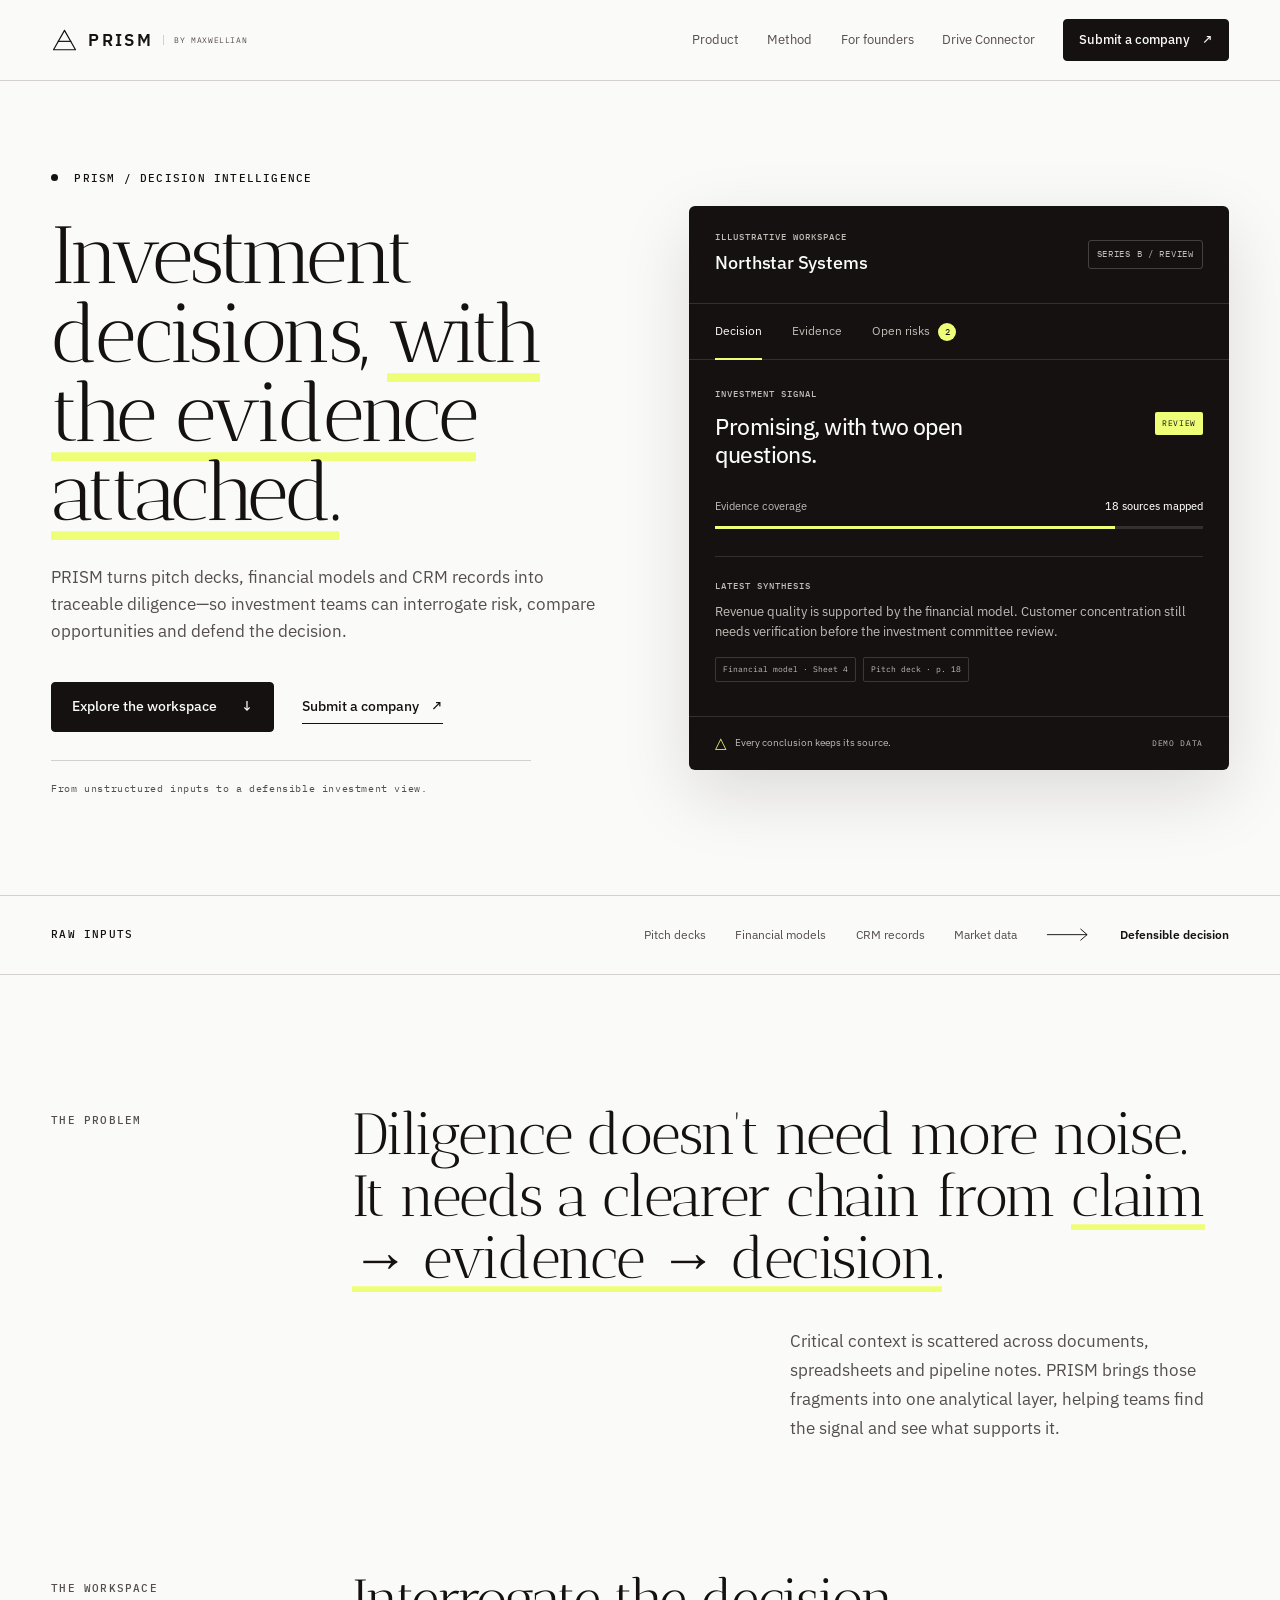
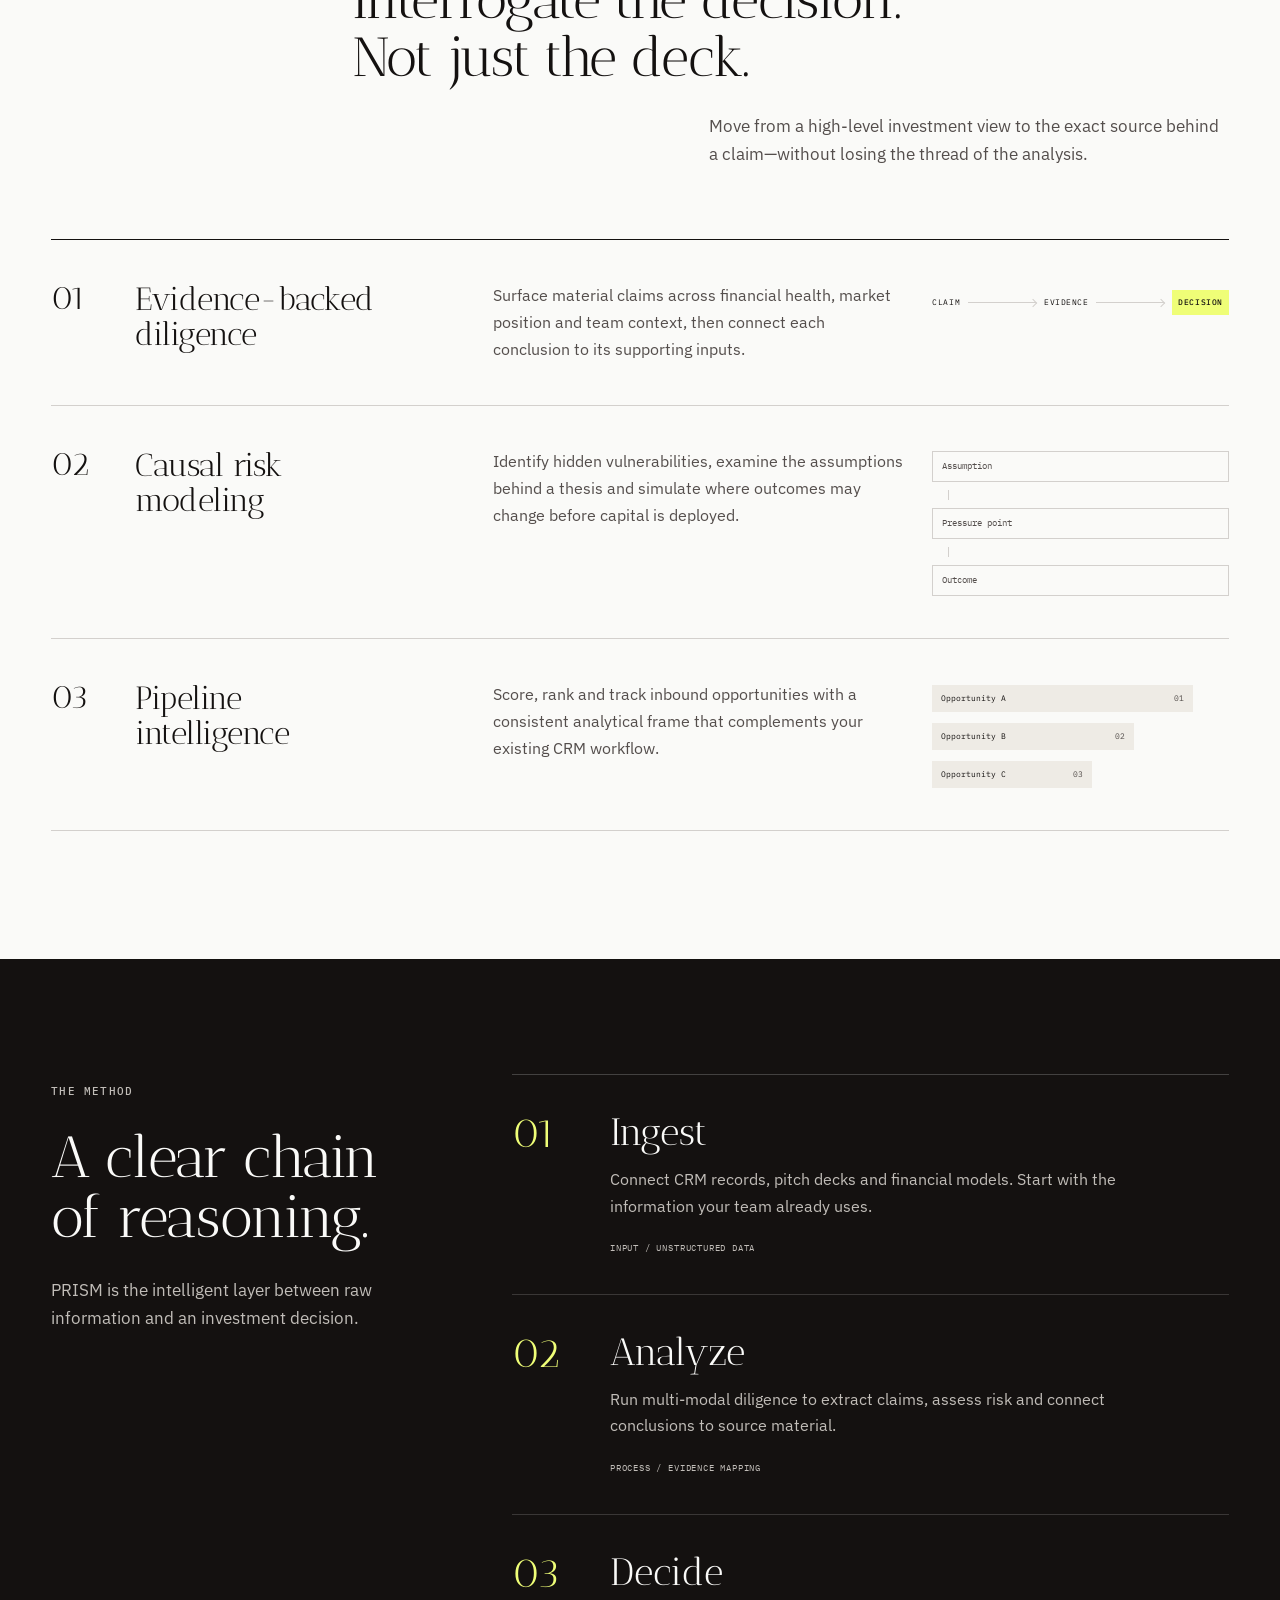
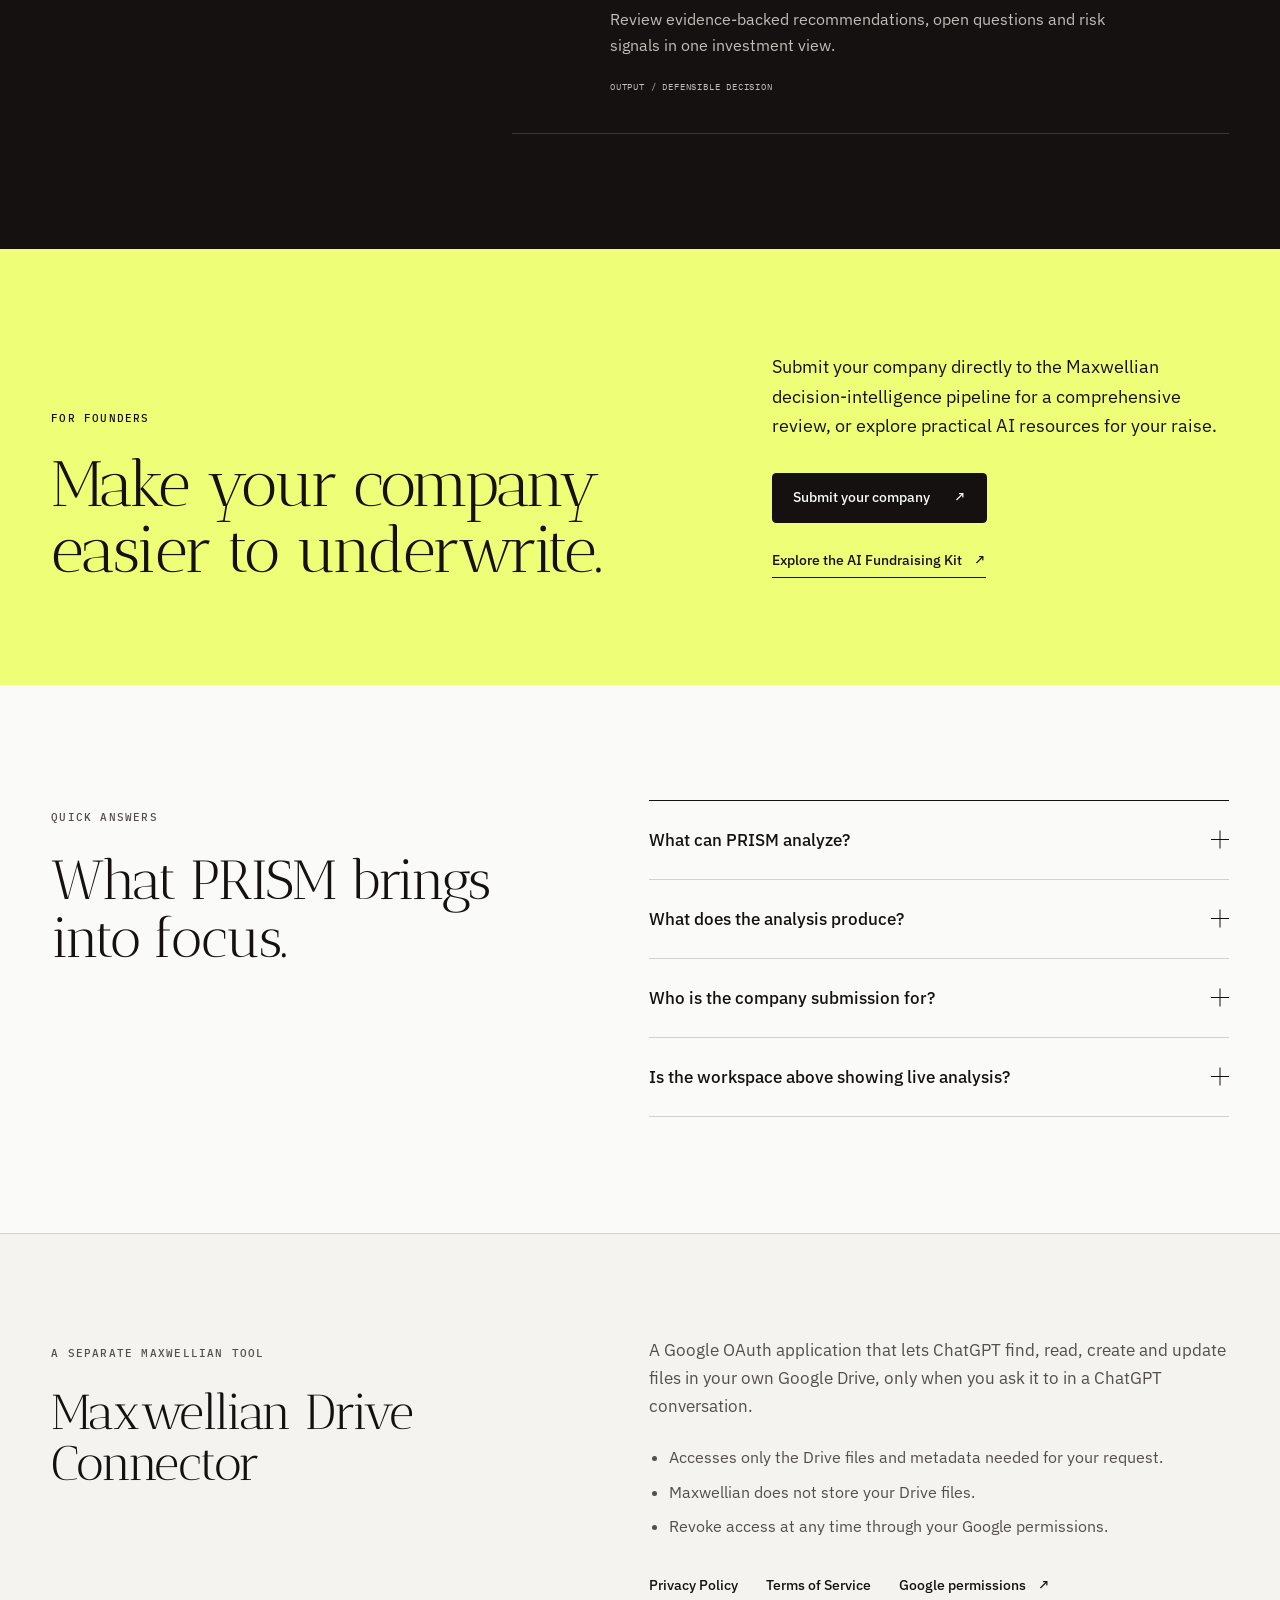
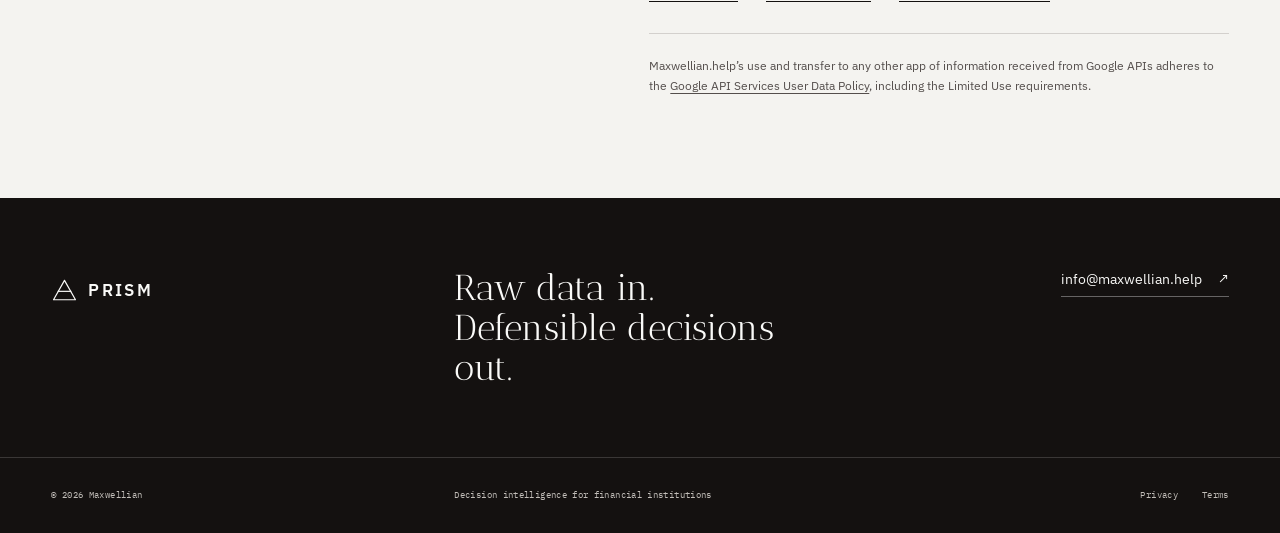
<file: index.html>
<!doctype html>
<html lang="en">
<head>
  <meta charset="utf-8">
  <meta name="viewport" content="width=device-width, initial-scale=1">
  <title>PRISM by Maxwellian | Evidence-Led Investment Intelligence</title>
  <meta name="description" content="PRISM turns pitch decks, financial models and CRM records into traceable diligence, risk analysis and investment intelligence.">
  <meta name="theme-color" content="#fafafa">
  <meta name="color-scheme" content="light">
  <link rel="canonical" href="https://maxwellian.help/">
  <link rel="icon" href="favicon.svg" type="image/svg+xml">
  <link rel="preconnect" href="https://fonts.googleapis.com">
  <link rel="preconnect" href="https://fonts.gstatic.com" crossorigin>
  <link href="https://fonts.googleapis.com/css2?family=Antic+Didone&family=IBM+Plex+Mono:wght@400;500&family=IBM+Plex+Sans:wght@400;450;500;600&display=swap" rel="stylesheet">
  <link rel="stylesheet" href="styles.css">
  <meta property="og:type" content="website">
  <meta property="og:site_name" content="PRISM by Maxwellian">
  <meta property="og:title" content="Investment decisions, with the evidence attached.">
  <meta property="og:description" content="Traceable diligence, risk analysis and pipeline intelligence for modern investment teams.">
  <meta property="og:url" content="https://maxwellian.help/">
  <meta property="og:image" content="https://maxwellian.help/og-image.png">
  <meta property="og:image:width" content="1200">
  <meta property="og:image:height" content="630">
  <meta name="twitter:card" content="summary_large_image">
  <meta name="twitter:title" content="PRISM by Maxwellian">
  <meta name="twitter:description" content="Investment decisions, with the evidence attached.">
  <meta name="twitter:image" content="https://maxwellian.help/og-image.png">
  <script type="application/ld+json">
  {"@context":"https://schema.org","@graph":[{"@type":"Organization","name":"Maxwellian","url":"https://maxwellian.help/","email":"info@maxwellian.help","brand":{"@type":"Brand","name":"PRISM"}},{"@type":"WebSite","name":"PRISM by Maxwellian","url":"https://maxwellian.help/","description":"Evidence-led decision intelligence for investment teams."}]}
  </script>
</head>
<body>
  <a class="skip-link" href="#main">Skip to content</a>
  <header class="site-header" data-header>
    <div class="shell header-inner">
      <a class="brand" href="#top" aria-label="PRISM home">
        <svg class="brand-mark" viewBox="0 0 32 32" aria-hidden="true"><path d="M16 4 29 27H3Z"/><path d="M8 17h16"/></svg>
        <span>PRISM</span><small>BY MAXWELLIAN</small>
      </a>
      <button class="nav-toggle" type="button" aria-expanded="false" aria-controls="site-nav" aria-label="Open navigation" data-nav-toggle>
        <span></span><span></span>
      </button>
      <nav class="site-nav" id="site-nav" aria-label="Primary navigation" data-nav>
        <a href="#product">Product</a>
        <a href="#method">Method</a>
        <a href="#founders">For founders</a>
        <a href="#drive-connector">Drive Connector</a>
        <a class="button button-small" href="https://maxwellian.decilehub.com/submit_your_company" target="_blank" rel="noopener noreferrer">Submit a company <span aria-hidden="true">↗</span></a>
      </nav>
    </div>
  </header>

  <main id="main">
    <section class="hero" id="top" aria-labelledby="hero-title">
      <div class="shell hero-grid">
        <div class="hero-copy">
          <p class="eyebrow"><span class="status-dot"></span> PRISM / DECISION INTELLIGENCE</p>
          <h1 id="hero-title">Investment decisions, <span>with the evidence attached.</span></h1>
          <p class="hero-lead">PRISM turns pitch decks, financial models and CRM records into traceable diligence—so investment teams can interrogate risk, compare opportunities and defend the decision.</p>
          <div class="hero-actions">
            <a class="button" href="#product">Explore the workspace <span aria-hidden="true">↓</span></a>
            <a class="text-link" href="https://maxwellian.decilehub.com/submit_your_company" target="_blank" rel="noopener noreferrer">Submit a company <span aria-hidden="true">↗</span></a>
          </div>
          <p class="hero-note">From unstructured inputs to a defensible investment view.</p>
        </div>

        <div class="workspace" aria-label="Interactive illustrative PRISM workspace">
          <div class="workspace-topbar">
            <div><span class="workspace-kicker">ILLUSTRATIVE WORKSPACE</span><strong>Northstar Systems</strong></div>
            <span class="workspace-stage">SERIES B / REVIEW</span>
          </div>
          <div class="workspace-tabs" role="tablist" aria-label="Workspace views">
            <button type="button" role="tab" id="tab-decision" aria-controls="panel-decision" aria-selected="true" tabindex="0" data-tab="decision">Decision</button>
            <button type="button" role="tab" id="tab-evidence" aria-controls="panel-evidence" aria-selected="false" tabindex="-1" data-tab="evidence">Evidence</button>
            <button type="button" role="tab" id="tab-risks" aria-controls="panel-risks" aria-selected="false" tabindex="-1" data-tab="risks">Open risks <span>2</span></button>
          </div>
          <div class="workspace-body">
            <section class="workspace-panel" role="tabpanel" id="panel-decision" aria-labelledby="tab-decision" data-panel="decision">
              <p class="panel-label">INVESTMENT SIGNAL</p>
              <div class="signal-row"><h2>Promising, with two open questions.</h2><span class="signal-badge">REVIEW</span></div>
              <div class="coverage"><div><span>Evidence coverage</span><strong>18 sources mapped</strong></div><div class="coverage-track" aria-hidden="true"><span></span></div></div>
              <div class="synthesis">
                <p class="panel-label">LATEST SYNTHESIS</p>
                <p>Revenue quality is supported by the financial model. Customer concentration still needs verification before the investment committee review.</p>
                <div class="source-tags"><span>Financial model · Sheet 4</span><span>Pitch deck · p. 18</span></div>
              </div>
            </section>
            <section class="workspace-panel" role="tabpanel" id="panel-evidence" aria-labelledby="tab-evidence" data-panel="evidence" hidden>
              <p class="panel-label">TRACEABLE CLAIMS</p>
              <div class="evidence-list">
                <article><span class="evidence-index">01</span><div><h2>Revenue growth is supported.</h2><p>Model outputs and management presentation tell a consistent story.</p><span class="source-line">Financial model · Sheet 4</span></div><span class="evidence-state">MAPPED</span></article>
                <article><span class="evidence-index">02</span><div><h2>Retention claim needs context.</h2><p>The deck reports retention without a cohort definition.</p><span class="source-line">Pitch deck · p. 12</span></div><span class="evidence-state review">CHECK</span></article>
                <article><span class="evidence-index">03</span><div><h2>Pipeline stage is inconsistent.</h2><p>Two CRM opportunities use different qualification criteria.</p><span class="source-line">CRM export · 3 records</span></div><span class="evidence-state review">CHECK</span></article>
              </div>
            </section>
            <section class="workspace-panel" role="tabpanel" id="panel-risks" aria-labelledby="tab-risks" data-panel="risks" hidden>
              <p class="panel-label">OPEN QUESTIONS</p>
              <div class="risk-list">
                <article><div class="risk-heading"><h2>Customer concentration</h2><span class="risk-level">HIGH</span></div><p>Verify revenue exposure and renewal terms for the three largest accounts.</p><div class="risk-meta"><span>Owner / Diligence</span><span>2 sources</span></div></article>
                <article><div class="risk-heading"><h2>Margin sensitivity</h2><span class="risk-level medium">MEDIUM</span></div><p>Test gross-margin assumptions against changes in infrastructure cost.</p><div class="risk-meta"><span>Owner / Finance</span><span>1 model</span></div></article>
              </div>
            </section>
          </div>
          <div class="workspace-footer"><span class="mini-prism" aria-hidden="true">△</span> Every conclusion keeps its source.<span>DEMO DATA</span></div>
        </div>
      </div>
    </section>

    <div class="source-rail" aria-label="Example PRISM inputs and output">
      <div class="shell source-rail-inner">
        <span class="rail-label">RAW INPUTS</span>
        <span>Pitch decks</span><span>Financial models</span><span>CRM records</span><span>Market data</span>
        <svg viewBox="0 0 46 16" aria-hidden="true"><path d="M1 8h42M36 2l7 6-7 6"/></svg>
        <strong>Defensible decision</strong>
      </div>
    </div>

    <section class="manifesto" aria-labelledby="manifesto-title">
      <div class="shell editorial-grid">
        <p class="section-label">THE PROBLEM</p>
        <div>
          <h2 id="manifesto-title">Diligence doesn’t need more noise. It needs a clearer chain from <span>claim → evidence → decision.</span></h2>
          <div class="manifesto-copy"><p>Critical context is scattered across documents, spreadsheets and pipeline notes. PRISM brings those fragments into one analytical layer, helping teams find the signal and see what supports it.</p></div>
        </div>
      </div>
    </section>

    <section class="product-section" id="product" aria-labelledby="product-title">
      <div class="shell">
        <div class="section-heading editorial-grid">
          <p class="section-label">THE WORKSPACE</p>
          <div><h2 id="product-title">Interrogate the decision.<br>Not just the deck.</h2><p>Move from a high-level investment view to the exact source behind a claim—without losing the thread of the analysis.</p></div>
        </div>
        <div class="capability-list">
          <article class="capability">
            <span class="capability-number">01</span>
            <h3>Evidence-backed diligence</h3>
            <p>Surface material claims across financial health, market position and team context, then connect each conclusion to its supporting inputs.</p>
            <div class="capability-detail" aria-label="Claim evidence and decision flow"><span>CLAIM</span><i></i><span>EVIDENCE</span><i></i><strong>DECISION</strong></div>
          </article>
          <article class="capability">
            <span class="capability-number">02</span>
            <h3>Causal risk modeling</h3>
            <p>Identify hidden vulnerabilities, examine the assumptions behind a thesis and simulate where outcomes may change before capital is deployed.</p>
            <div class="risk-diagram" aria-hidden="true"><span>Assumption</span><b></b><span>Pressure point</span><b></b><span>Outcome</span></div>
          </article>
          <article class="capability">
            <span class="capability-number">03</span>
            <h3>Pipeline intelligence</h3>
            <p>Score, rank and track inbound opportunities with a consistent analytical frame that complements your existing CRM workflow.</p>
            <div class="pipeline-diagram" aria-hidden="true"><span style="--w:88%"><b>Opportunity A</b><i>01</i></span><span style="--w:68%"><b>Opportunity B</b><i>02</i></span><span style="--w:48%"><b>Opportunity C</b><i>03</i></span></div>
          </article>
        </div>
      </div>
    </section>

    <section class="method-section" id="method" aria-labelledby="method-title">
      <div class="shell method-grid">
        <div class="method-intro"><p class="section-label light">THE METHOD</p><h2 id="method-title">A clear chain of reasoning.</h2><p>PRISM is the intelligent layer between raw information and an investment decision.</p></div>
        <ol class="method-steps">
          <li><span>01</span><div><h3>Ingest</h3><p>Connect CRM records, pitch decks and financial models. Start with the information your team already uses.</p><small>INPUT / UNSTRUCTURED DATA</small></div></li>
          <li><span>02</span><div><h3>Analyze</h3><p>Run multi-modal diligence to extract claims, assess risk and connect conclusions to source material.</p><small>PROCESS / EVIDENCE MAPPING</small></div></li>
          <li><span>03</span><div><h3>Decide</h3><p>Review evidence-backed recommendations, open questions and risk signals in one investment view.</p><small>OUTPUT / DEFENSIBLE DECISION</small></div></li>
        </ol>
      </div>
    </section>

    <section class="founder-section" id="founders" aria-labelledby="founder-title">
      <div class="shell founder-grid">
        <div><p class="section-label">FOR FOUNDERS</p><h2 id="founder-title">Make your company easier to underwrite.</h2></div>
        <div class="founder-copy"><p>Submit your company directly to the Maxwellian decision-intelligence pipeline for a comprehensive review, or explore practical AI resources for your raise.</p><div class="founder-actions"><a class="button button-dark" href="https://maxwellian.decilehub.com/submit_your_company" target="_blank" rel="noopener noreferrer">Submit your company <span aria-hidden="true">↗</span></a><a class="text-link" href="https://notion.notion.site/The-AI-Fundraising-Kit-281efdeead058156bd19e58435c270aa" target="_blank" rel="noopener noreferrer">Explore the AI Fundraising Kit <span aria-hidden="true">↗</span></a></div></div>
      </div>
    </section>

    <section class="questions-section" aria-labelledby="questions-title">
      <div class="shell questions-grid">
        <div><p class="section-label">QUICK ANSWERS</p><h2 id="questions-title">What PRISM brings into focus.</h2></div>
        <div class="accordion-list">
          <details><summary>What can PRISM analyze?<span aria-hidden="true"></span></summary><p>PRISM is designed to work across pitch decks, financial models, CRM records and market data, depending on the sources connected to your workflow.</p></details>
          <details><summary>What does the analysis produce?<span aria-hidden="true"></span></summary><p>Evidence-backed recommendations, risk signals and pipeline intelligence—organized so your team can move from a conclusion back to its supporting material.</p></details>
          <details><summary>Who is the company submission for?<span aria-hidden="true"></span></summary><p>Founders can submit their company to Maxwellian through Decile Hub for review. The secure submission form opens in a new tab.</p></details>
          <details><summary>Is the workspace above showing live analysis?<span aria-hidden="true"></span></summary><p>No. Northstar Systems is an illustrative company and the workspace uses demo data to explain the intended PRISM workflow.</p></details>
        </div>
      </div>
    </section>

    <section class="drive-section" id="drive-connector" aria-labelledby="drive-title">
      <div class="shell drive-grid">
        <div><p class="section-label">A SEPARATE MAXWELLIAN TOOL</p><h2 id="drive-title">Maxwellian Drive Connector</h2></div>
        <div class="drive-copy"><p>A Google OAuth application that lets ChatGPT find, read, create and update files in your own Google Drive, only when you ask it to in a ChatGPT conversation.</p><ul><li>Accesses only the Drive files and metadata needed for your request.</li><li>Maxwellian does not store your Drive files.</li><li>Revoke access at any time through your Google permissions.</li></ul><div class="legal-links"><a class="text-link" href="privacy.html">Privacy Policy</a><a class="text-link" href="terms.html">Terms of Service</a><a class="text-link" href="https://myaccount.google.com/permissions" target="_blank" rel="noopener noreferrer">Google permissions <span aria-hidden="true">↗</span></a></div><p class="fine-print">Maxwellian.help’s use and transfer to any other app of information received from Google APIs adheres to the <a href="https://developers.google.com/terms/api-services-user-data-policy" target="_blank" rel="noopener noreferrer">Google API Services User Data Policy</a>, including the Limited Use requirements.</p></div>
      </div>
    </section>
  </main>

  <footer class="site-footer">
    <div class="shell footer-top"><a class="brand footer-brand" href="#top" aria-label="PRISM home"><svg class="brand-mark" viewBox="0 0 32 32" aria-hidden="true"><path d="M16 4 29 27H3Z"/><path d="M8 17h16"/></svg><span>PRISM</span></a><p>Raw data in.<br>Defensible decisions out.</p><a class="footer-email" href="mailto:info@maxwellian.help">info@maxwellian.help <span aria-hidden="true">↗</span></a></div>
    <div class="shell footer-bottom"><span>© 2026 Maxwellian</span><span>Decision intelligence for financial institutions</span><nav aria-label="Legal"><a href="privacy.html">Privacy</a><a href="terms.html">Terms</a></nav></div>
  </footer>
  <script src="main.js" defer></script>
</body>
</html>
</file>
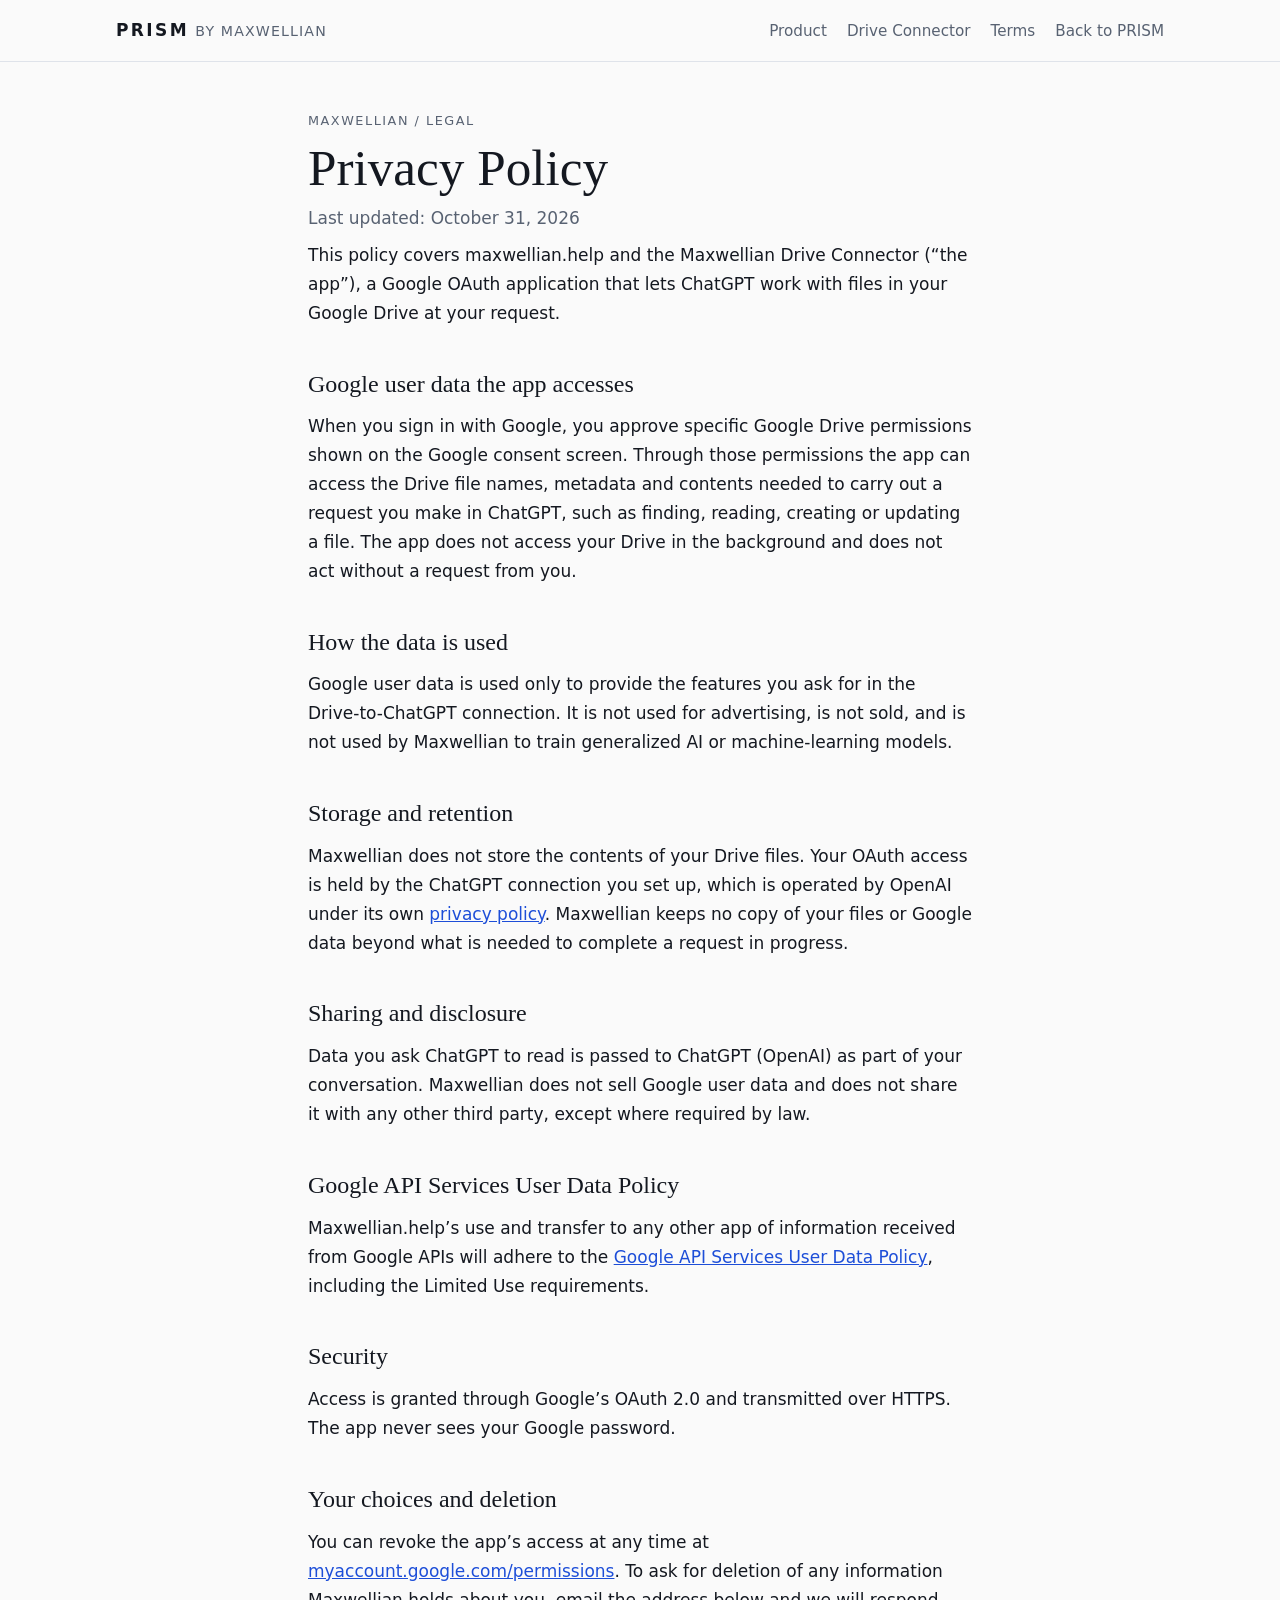
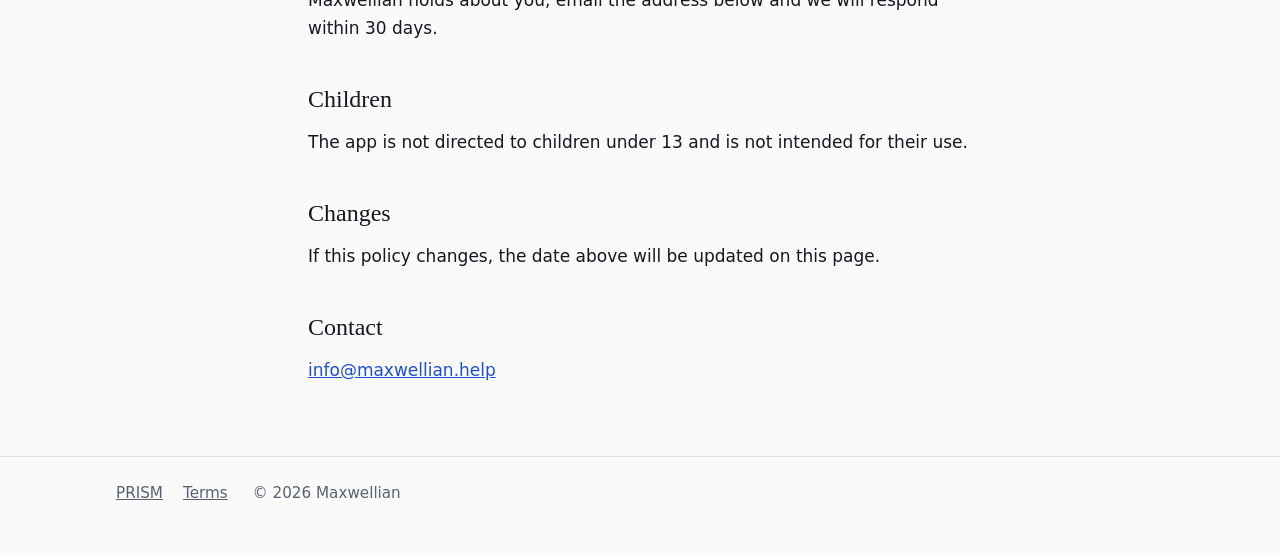
<file: privacy.html>
<!doctype html>
<html lang="en">
<head>
<meta charset="utf-8">
<meta name="viewport" content="width=device-width, initial-scale=1">
<title>Privacy Policy | Maxwellian Drive Connector</title>
<meta name="description" content="Privacy policy for the Maxwellian Drive Connector and maxwellian.help.">
<meta name="theme-color" content="#fafafa">
<link rel="canonical" href="https://maxwellian.help/privacy.html">
<style>
:root{--bg:#fafafa;--ink:#141820;--mute:#586272;--line:#dfe3ea;--accent:#1d4ed8}
*{box-sizing:border-box}
body{margin:0;background:var(--bg);color:var(--ink);font:17px/1.7 system-ui,-apple-system,"Segoe UI",Roboto,sans-serif}
a{color:var(--accent)}
a:focus-visible{outline:3px solid var(--accent);outline-offset:3px}
.skip{position:absolute;left:-9999px}.skip:focus{left:1rem;top:1rem;background:#fff;padding:.5rem}
.wrap{max-width:44rem;margin:0 auto;padding:0 1.25rem}
header{border-bottom:1px solid var(--line)}
header .wrap{max-width:68rem;display:flex;justify-content:space-between;align-items:center;gap:1rem;flex-wrap:wrap;padding-top:1rem;padding-bottom:1rem}
.brand{font-weight:700;letter-spacing:.14em;color:var(--ink);text-decoration:none}
.brand small{font-weight:500;letter-spacing:.08em;color:var(--mute);margin-left:.4rem}
nav a{margin-left:1.25rem;color:var(--mute);text-decoration:none;font-size:.95rem}
nav a:hover{color:var(--ink)}
main{padding:3rem 0 4rem}
.eyebrow{color:var(--mute);font-size:.8rem;letter-spacing:.12em;text-transform:uppercase}
h1{font-family:Georgia,"Times New Roman",serif;font-weight:400;font-size:clamp(2.2rem,6vw,3.2rem);line-height:1.1;margin:.5rem 0 .5rem}
h2{font-family:Georgia,"Times New Roman",serif;font-weight:400;font-size:1.5rem;margin:2.25rem 0 .5rem}
p{margin:.5rem 0}
.updated{color:var(--mute)}
footer{border-top:1px solid var(--line);padding:1.5rem 0 3rem;color:var(--mute);font-size:.95rem}
footer .wrap{max-width:68rem}footer a{margin-right:1.25rem;color:var(--mute)}
</style>
</head>
<body>
<a class="skip" href="#main">Skip to content</a>
<header><div class="wrap">
<a class="brand" href="https://maxwellian.help/index.html">PRISM<small>BY MAXWELLIAN</small></a>
<nav><a href="https://maxwellian.help/index.html#product">Product</a><a href="https://maxwellian.help/index.html#drive-connector">Drive Connector</a><a href="https://maxwellian.help/terms.html">Terms</a><a href="https://maxwellian.help/index.html">Back to PRISM</a></nav>
</div></header>
<main id="main"><div class="wrap">
<div class="eyebrow">Maxwellian / Legal</div>
<h1>Privacy Policy</h1>
<p class="updated">Last updated: October 31, 2026</p>
<p>This policy covers maxwellian.help and the Maxwellian Drive Connector (“the app”), a Google OAuth application that lets ChatGPT work with files in your Google Drive at your request.</p>

<h2>Google user data the app accesses</h2>
<p>When you sign in with Google, you approve specific Google Drive permissions shown on the Google consent screen. Through those permissions the app can access the Drive file names, metadata and contents needed to carry out a request you make in ChatGPT, such as finding, reading, creating or updating a file. The app does not access your Drive in the background and does not act without a request from you.</p>

<h2>How the data is used</h2>
<p>Google user data is used only to provide the features you ask for in the Drive-to-ChatGPT connection. It is not used for advertising, is not sold, and is not used by Maxwellian to train generalized AI or machine-learning models.</p>

<h2>Storage and retention</h2>
<p>Maxwellian does not store the contents of your Drive files. Your OAuth access is held by the ChatGPT connection you set up, which is operated by OpenAI under its own <a href="https://openai.com/policies/privacy-policy">privacy policy</a>. Maxwellian keeps no copy of your files or Google data beyond what is needed to complete a request in progress.</p>

<h2>Sharing and disclosure</h2>
<p>Data you ask ChatGPT to read is passed to ChatGPT (OpenAI) as part of your conversation. Maxwellian does not sell Google user data and does not share it with any other third party, except where required by law.</p>

<h2>Google API Services User Data Policy</h2>
<p>Maxwellian.help’s use and transfer to any other app of information received from Google APIs will adhere to the <a href="https://developers.google.com/terms/api-services-user-data-policy">Google API Services User Data Policy</a>, including the Limited Use requirements.</p>

<h2>Security</h2>
<p>Access is granted through Google’s OAuth 2.0 and transmitted over HTTPS. The app never sees your Google password.</p>

<h2>Your choices and deletion</h2>
<p>You can revoke the app’s access at any time at <a href="https://myaccount.google.com/permissions">myaccount.google.com/permissions</a>. To ask for deletion of any information Maxwellian holds about you, email the address below and we will respond within 30 days.</p>

<h2>Children</h2>
<p>The app is not directed to children under 13 and is not intended for their use.</p>

<h2>Changes</h2>
<p>If this policy changes, the date above will be updated on this page.</p>

<h2>Contact</h2>
<p><a href="mailto:info@maxwellian.help">info@maxwellian.help</a></p>
</div></main>
<footer><div class="wrap"><a href="https://maxwellian.help/index.html">PRISM</a><a href="https://maxwellian.help/terms.html">Terms</a> © 2026 Maxwellian</div></footer>
</body>
</html>
</file>
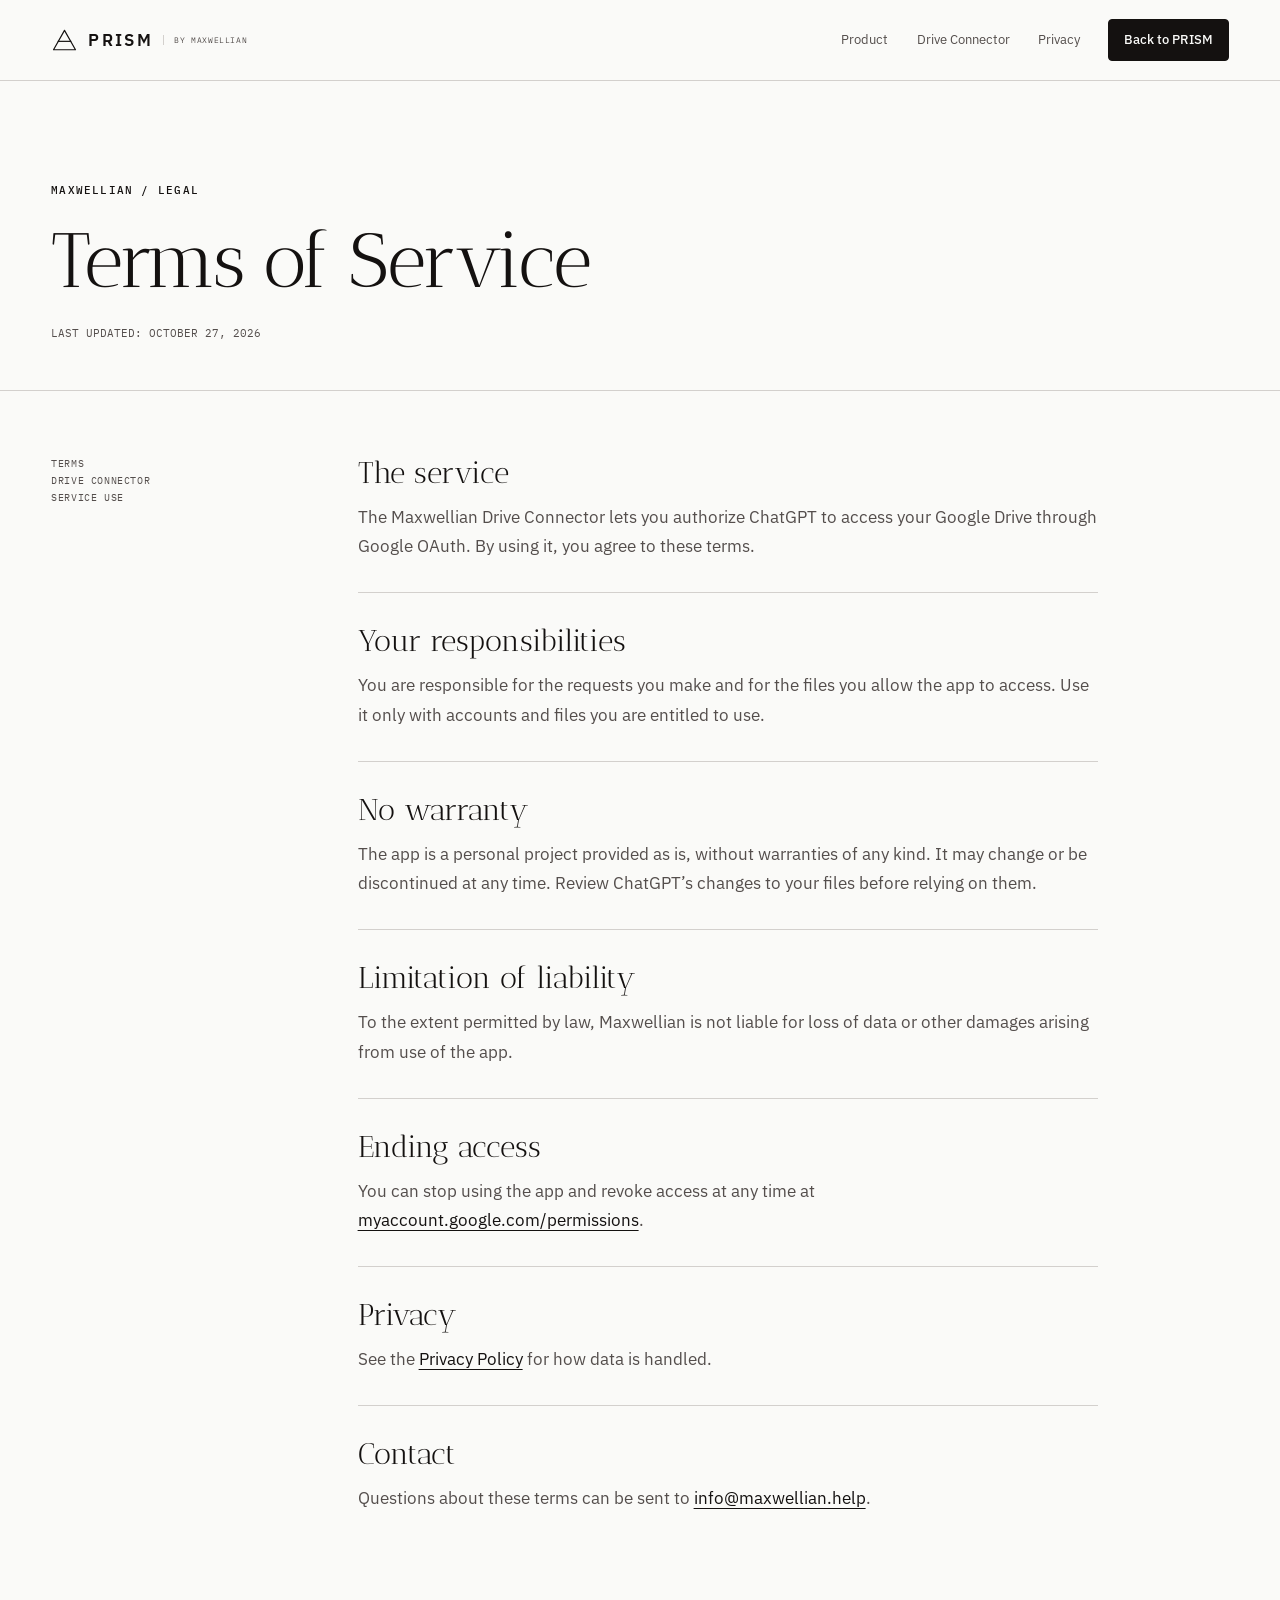
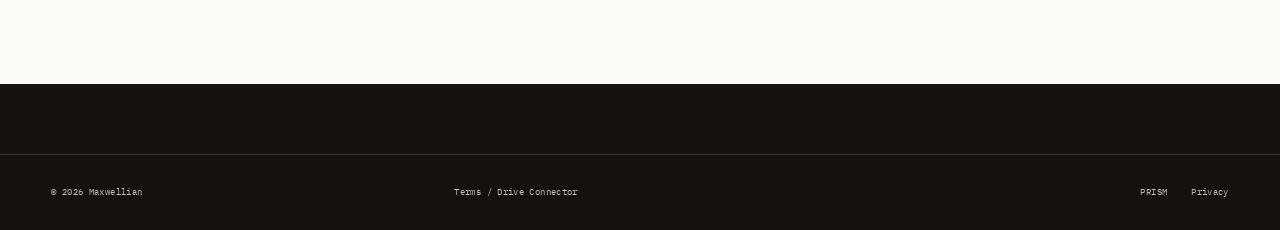
<file: terms.html>
<!doctype html>
<html lang="en">
<head>
  <meta charset="utf-8">
  <meta name="viewport" content="width=device-width, initial-scale=1">
  <title>Terms of Service | Maxwellian Drive Connector</title>
  <meta name="description" content="Terms of service for the Maxwellian Drive Connector.">
  <meta name="theme-color" content="#fafafa">
  <link rel="canonical" href="https://maxwellian.help/terms.html">
  <link rel="icon" href="favicon.svg" type="image/svg+xml">
  <link rel="preconnect" href="https://fonts.googleapis.com">
  <link rel="preconnect" href="https://fonts.gstatic.com" crossorigin>
  <link href="https://fonts.googleapis.com/css2?family=Antic+Didone&family=IBM+Plex+Mono:wght@400;500&family=IBM+Plex+Sans:wght@400;450;500;600&display=swap" rel="stylesheet">
  <link rel="stylesheet" href="styles.css">
</head>
<body>
  <a class="skip-link" href="#main">Skip to content</a>
  <header class="site-header"><div class="shell header-inner">
    <a class="brand" href="index.html" aria-label="PRISM home"><svg class="brand-mark" viewBox="0 0 32 32" aria-hidden="true"><path d="M16 4 29 27H3Z"/><path d="M8 17h16"/></svg><span>PRISM</span><small>BY MAXWELLIAN</small></a>
    <button class="nav-toggle" type="button" aria-expanded="false" aria-controls="site-nav" aria-label="Open navigation" data-nav-toggle><span></span><span></span></button>
    <nav class="site-nav" id="site-nav" aria-label="Primary navigation" data-nav><a href="index.html#product">Product</a><a href="index.html#drive-connector">Drive Connector</a><a href="privacy.html">Privacy</a><a class="button button-small" href="index.html">Back to PRISM</a></nav>
  </div></header>
  <main class="legal-main" id="main">
    <div class="shell legal-hero"><p class="eyebrow">MAXWELLIAN / LEGAL</p><h1>Terms of Service</h1><p>LAST UPDATED: OCTOBER 27, 2026</p></div>
    <div class="shell legal-layout">
      <aside class="legal-aside">TERMS<br>DRIVE CONNECTOR<br>SERVICE USE</aside>
      <div class="legal-content">
        <section><h2>The service</h2><p>The Maxwellian Drive Connector lets you authorize ChatGPT to access your Google Drive through Google OAuth. By using it, you agree to these terms.</p></section>
        <section><h2>Your responsibilities</h2><p>You are responsible for the requests you make and for the files you allow the app to access. Use it only with accounts and files you are entitled to use.</p></section>
        <section><h2>No warranty</h2><p>The app is a personal project provided as is, without warranties of any kind. It may change or be discontinued at any time. Review ChatGPT’s changes to your files before relying on them.</p></section>
        <section><h2>Limitation of liability</h2><p>To the extent permitted by law, Maxwellian is not liable for loss of data or other damages arising from use of the app.</p></section>
        <section><h2>Ending access</h2><p>You can stop using the app and revoke access at any time at <a href="https://myaccount.google.com/permissions" target="_blank" rel="noopener noreferrer">myaccount.google.com/permissions</a>.</p></section>
        <section><h2>Privacy</h2><p>See the <a href="privacy.html">Privacy Policy</a> for how data is handled.</p></section>
        <section><h2>Contact</h2><p>Questions about these terms can be sent to <a href="mailto:info@maxwellian.help">info@maxwellian.help</a>.</p></section>
      </div>
    </div>
  </main>
  <footer class="site-footer"><div class="shell footer-bottom"><span>© 2026 Maxwellian</span><span>Terms / Drive Connector</span><nav aria-label="Legal"><a href="index.html">PRISM</a><a href="privacy.html">Privacy</a></nav></div></footer>
  <script src="main.js" defer></script>
</body>
</html>
</file>
<file: styles.css>
/* Primitive → semantic → component tokens */
:root{
  --p-paper:oklch(0.984 0.002 95);       /* #fafafa */
  --p-ink:oklch(0.18 0.005 30);          /* #181616 */
  --p-lime:oklch(0.96 0.16 115);         /* #e9ff96 */
  --p-periwinkle:oklch(0.54 0.09 285);   /* #6d6fbf */
  --p-muted:oklch(0.43 0.008 45);
  --p-line:oklch(0.86 0.006 70);
  --p-dark-muted:oklch(0.80 0.008 70);
  --surface-page:var(--p-paper);
  --surface-inverse:var(--p-ink);
  --surface-accent:var(--p-lime);
  --text-primary:var(--p-ink);
  --text-secondary:var(--p-muted);
  --text-inverse:var(--p-paper);
  --border-default:var(--p-line);
  --action-primary:var(--p-ink);
  --action-accent:var(--p-lime);
  --focus-color:var(--p-periwinkle);
  --shell:1380px;
  --gutter:clamp(20px,4vw,64px);
  --display:"Antic Didone",Georgia,serif;
  --sans:"IBM Plex Sans",Arial,sans-serif;
  --mono:"IBM Plex Mono",monospace;
}
*{box-sizing:border-box}
html{scroll-behavior:smooth;scroll-padding-top:96px}
body{margin:0;background:var(--surface-page);color:var(--text-primary);font:16px/1.65 var(--sans);-webkit-font-smoothing:antialiased;overflow-x:hidden}
body,button,a{-webkit-tap-highlight-color:transparent}
a{color:inherit;text-decoration:none}
button{font:inherit}
button,a{touch-action:manipulation}
button{cursor:pointer}
svg{display:block}
p,h1,h2,h3{margin:0}
ul{margin:0}
::selection{background:var(--surface-accent);color:var(--text-primary)}
:focus-visible{outline:3px solid var(--focus-color);outline-offset:4px}
[hidden]{display:none!important}
.shell{width:min(100%,var(--shell));margin-inline:auto;padding-inline:var(--gutter)}
.skip-link{position:fixed;left:16px;top:12px;z-index:50;padding:12px 18px;background:var(--surface-accent);color:var(--text-primary);transform:translateY(-160%);transition:transform .18s ease-out}
.skip-link:focus{transform:translateY(0)}
.eyebrow,.section-label,.workspace-kicker,.panel-label,.rail-label{font-family:var(--mono);font-size:11px;line-height:1.4;letter-spacing:.11em;font-weight:500}
.section-label{padding-top:10px;color:var(--text-secondary)}
.section-label.light{color:var(--p-dark-muted)}
.status-dot{display:inline-block;width:7px;height:7px;margin-right:8px;border-radius:50%;background:var(--p-ink);vertical-align:1px}
.button{min-height:50px;display:inline-flex;align-items:center;justify-content:center;gap:24px;padding:13px 20px;background:var(--action-primary);color:var(--text-inverse);border:1px solid var(--action-primary);border-radius:4px;font-size:14px;font-weight:500;line-height:1.4;transition:transform .18s ease-out,background-color .18s ease-out,color .18s ease-out}
.button:hover{transform:translateY(-2px);background:oklch(0.28 0.005 30)}
.button:active{transform:translateY(0)}
.button-small{min-height:42px;padding:10px 15px;gap:12px;font-size:13px}
.button-dark{background:var(--p-ink);color:var(--p-paper)}
.button-dark:hover{background:oklch(0.28 0.005 30)}
.text-link{position:relative;display:inline-flex;align-items:center;gap:12px;min-height:44px;font-size:14px;font-weight:500}
.text-link::after{content:"";position:absolute;left:0;right:0;bottom:5px;height:1px;background:currentColor;transform-origin:right;transition:transform .22s ease-out}
.text-link:hover::after{transform:scaleX(.35)}
.site-header{position:sticky;top:0;z-index:20;background:color-mix(in oklab,var(--p-paper) 94%,transparent);border-bottom:1px solid var(--border-default);backdrop-filter:blur(16px);-webkit-backdrop-filter:blur(16px)}
.header-inner{min-height:80px;display:flex;align-items:center;justify-content:space-between;gap:32px;position:relative}
.brand{display:inline-flex;align-items:center;gap:10px;min-height:44px;white-space:nowrap}
.brand-mark{width:27px;height:27px;fill:none;stroke:currentColor;stroke-width:1.4;stroke-linejoin:round}
.brand>span{font-size:17px;font-weight:600;letter-spacing:.14em;line-height:1}
.brand>small{padding-left:10px;border-left:1px solid var(--border-default);font-family:var(--mono);font-size:8px;line-height:1.3;letter-spacing:.08em;color:var(--text-secondary)}
.site-nav{display:flex;align-items:center;gap:clamp(18px,2.2vw,36px)}
.site-nav>a:not(.button){position:relative;display:inline-flex;align-items:center;min-height:44px;font-size:13px;color:var(--text-secondary)}
.site-nav>a:not(.button)::after{content:"";position:absolute;left:0;right:0;bottom:6px;height:1px;background:var(--p-ink);transform:scaleX(0);transform-origin:right;transition:transform .2s ease-out}
.site-nav>a:not(.button):hover{color:var(--text-primary)}
.site-nav>a:not(.button):hover::after{transform:scaleX(1);transform-origin:left}
.nav-toggle{display:none;width:46px;height:46px;padding:0;border:0;background:transparent;position:relative}
.nav-toggle span{position:absolute;width:22px;height:1px;background:var(--p-ink);left:12px;top:19px;transition:transform .2s ease-out,top .2s ease-out}
.nav-toggle span+span{top:27px}
.nav-toggle[aria-expanded="true"] span{top:23px;transform:rotate(45deg)}
.nav-toggle[aria-expanded="true"] span+span{top:23px;transform:rotate(-45deg)}
.hero{padding-block:clamp(64px,7vw,112px)}
.hero-grid{display:grid;grid-template-columns:minmax(0,1.02fr) minmax(480px,.98fr);gap:clamp(44px,6vw,96px);align-items:center}
.hero-copy{padding-bottom:8px}
.hero-copy .eyebrow{margin-bottom:30px}
.hero h1{max-width:780px;font-family:var(--display);font-size:clamp(58px,6.3vw,96px);font-weight:400;line-height:.98;letter-spacing:-.035em;text-wrap:balance}
.hero h1 span{display:inline;box-shadow:inset 0 -.11em 0 var(--surface-accent)}
.hero-lead{max-width:620px;margin-top:32px;font-size:clamp(17px,1.25vw,20px);line-height:1.6;color:var(--text-secondary)}
.hero-actions{display:flex;align-items:center;flex-wrap:wrap;gap:20px 28px;margin-top:36px}
.hero-note{margin-top:28px;padding-top:20px;border-top:1px solid var(--border-default);max-width:480px;font-family:var(--mono);font-size:10px;letter-spacing:.06em;color:var(--text-secondary)}
.workspace{min-width:0;background:var(--surface-inverse);color:var(--text-inverse);border-radius:6px;box-shadow:0 24px 70px oklch(0.18 0.005 30 / .13);overflow:hidden}
.workspace-topbar{min-height:98px;padding:24px 26px;display:flex;align-items:center;justify-content:space-between;gap:16px;border-bottom:1px solid oklch(1 0 0 / .13)}
.workspace-topbar>div{display:grid;gap:5px}
.workspace-kicker{color:var(--p-dark-muted);font-size:9px}
.workspace-topbar strong{font-size:18px;font-weight:500;letter-spacing:-.01em}
.workspace-stage{padding:6px 8px;border:1px solid oklch(1 0 0 / .2);border-radius:3px;font-family:var(--mono);font-size:9px;letter-spacing:.08em;color:var(--p-dark-muted);white-space:nowrap}
.workspace-tabs{height:56px;padding-inline:26px;display:flex;gap:30px;border-bottom:1px solid oklch(1 0 0 / .13)}
.workspace-tabs button{height:56px;padding:0;border:0;border-bottom:2px solid transparent;background:transparent;color:var(--p-dark-muted);font-size:12px;transition:color .18s ease-out,border-color .18s ease-out}
.workspace-tabs button:hover{color:var(--p-paper)}
.workspace-tabs button[aria-selected="true"]{border-bottom-color:var(--p-lime);color:var(--p-paper)}
.workspace-tabs button span{display:inline-grid;place-items:center;min-width:18px;height:18px;margin-left:5px;border-radius:50%;background:var(--p-lime);color:var(--p-ink);font-family:var(--mono);font-size:9px}
.workspace :focus-visible{outline-color:var(--p-lime);outline-offset:-3px}
.workspace-body{min-height:356px}
.workspace-panel{padding:28px 26px 26px;animation:panel-in .22s ease-out}
@keyframes panel-in{from{opacity:.35;transform:translateY(5px)}to{opacity:1;transform:none}}
.panel-label{color:var(--p-dark-muted);font-size:9px}
.signal-row{display:flex;align-items:flex-start;justify-content:space-between;gap:16px;margin-top:11px}
.workspace-panel h2{font-family:var(--sans);font-size:23px;line-height:1.25;letter-spacing:-.025em;font-weight:450}
.signal-row h2{max-width:340px}
.signal-badge{flex:none;padding:5px 7px;background:var(--p-lime);color:var(--p-ink);border-radius:2px;font-family:var(--mono);font-size:8px;letter-spacing:.08em}
.coverage{margin-top:28px}
.coverage>div:first-child{display:flex;justify-content:space-between;gap:16px;font-size:11px;color:var(--p-dark-muted)}
.coverage strong{font-weight:450;color:var(--p-paper)}
.coverage-track{height:3px;margin-top:11px;background:oklch(1 0 0 / .13)}
.coverage-track span{display:block;width:82%;height:100%;background:var(--p-lime)}
.synthesis{margin-top:27px;padding-top:23px;border-top:1px solid oklch(1 0 0 / .13)}
.synthesis>p:nth-child(2){margin-top:9px;color:var(--p-dark-muted);font-size:13px;line-height:1.55}
.source-tags{display:flex;flex-wrap:wrap;gap:7px;margin-top:15px}
.source-tags span{padding:5px 7px;border:1px solid oklch(1 0 0 / .16);border-radius:2px;color:var(--p-dark-muted);font-family:var(--mono);font-size:8px}
.workspace-footer{min-height:50px;padding:14px 26px;display:flex;align-items:center;gap:8px;border-top:1px solid oklch(1 0 0 / .13);font-size:10px;color:var(--p-dark-muted)}
.workspace-footer>span:last-child{margin-left:auto;font-family:var(--mono);font-size:8px;letter-spacing:.08em}
.mini-prism{color:var(--p-lime);font-size:15px}
.evidence-list{display:grid;margin-top:12px}
.evidence-list article{display:grid;grid-template-columns:24px 1fr auto;gap:12px;padding:15px 0;border-bottom:1px solid oklch(1 0 0 / .12)}
.evidence-list article:last-child{border-bottom:0}
.evidence-index{font-family:var(--mono);font-size:9px;color:var(--p-dark-muted);padding-top:3px}
.evidence-list h2{font-size:14px;font-weight:500;letter-spacing:0}
.evidence-list p{margin-top:4px;color:var(--p-dark-muted);font-size:11px;line-height:1.45}
.source-line{display:block;margin-top:7px;color:var(--p-paper);font-family:var(--mono);font-size:8px}
.evidence-state{height:fit-content;padding:3px 5px;background:var(--p-lime);color:var(--p-ink);font-family:var(--mono);font-size:7px;letter-spacing:.06em}
.evidence-state.review{background:transparent;border:1px solid var(--p-lime);color:var(--p-lime)}
.risk-list{display:grid;gap:14px;margin-top:16px}
.risk-list article{padding:18px;border:1px solid oklch(1 0 0 / .15);border-radius:3px}
.risk-heading{display:flex;justify-content:space-between;gap:16px;align-items:center}
.risk-heading h2{font-size:15px;font-weight:500;letter-spacing:0}
.risk-level{font-family:var(--mono);font-size:8px;color:var(--p-lime)}
.risk-level.medium{color:var(--p-dark-muted)}
.risk-list p{margin-top:8px;color:var(--p-dark-muted);font-size:12px;line-height:1.5}
.risk-meta{display:flex;justify-content:space-between;gap:12px;margin-top:15px;padding-top:11px;border-top:1px solid oklch(1 0 0 / .1);font-family:var(--mono);font-size:8px;color:var(--p-dark-muted)}
.source-rail{border-block:1px solid var(--border-default)}
.source-rail-inner{min-height:78px;display:flex;align-items:center;gap:clamp(16px,2.3vw,36px);font-size:12px;white-space:nowrap}
.source-rail-inner>span:not(.rail-label){color:var(--text-secondary)}
.source-rail-inner svg{width:44px;fill:none;stroke:var(--p-ink);stroke-width:1}
.source-rail-inner strong{font-size:12px;font-weight:600}
.rail-label{margin-right:auto;color:var(--text-primary)}
.manifesto{padding-block:clamp(88px,10vw,156px)}
.editorial-grid{display:grid;grid-template-columns:repeat(12,minmax(0,1fr));gap:24px}
.editorial-grid>.section-label{grid-column:1/4}
.editorial-grid>div{grid-column:4/13}
.manifesto h2{max-width:1000px;font-family:var(--display);font-size:clamp(42px,4.5vw,68px);font-weight:400;line-height:1.08;letter-spacing:-.025em}
.manifesto h2 span{box-shadow:inset 0 -.1em 0 var(--surface-accent)}
.manifesto-copy{display:grid;grid-template-columns:1fr 1fr;margin-top:38px}
.manifesto-copy p{grid-column:2;max-width:520px;color:var(--text-secondary);font-size:17px;line-height:1.7}
.product-section{padding-bottom:clamp(88px,10vw,150px)}
.section-heading{margin-bottom:70px}
.section-heading h2,.questions-grid h2,.drive-grid h2{font-family:var(--display);font-size:clamp(44px,4.3vw,66px);font-weight:400;line-height:1.05;letter-spacing:-.025em}
.section-heading>div>p{max-width:520px;margin-top:26px;margin-left:auto;color:var(--text-secondary);font-size:17px}
.capability-list{border-top:1px solid var(--p-ink)}
.capability{display:grid;grid-template-columns:56px minmax(200px,1fr) minmax(280px,1.25fr) minmax(230px,.9fr);gap:28px;align-items:start;padding-block:42px;border-bottom:1px solid var(--border-default)}
.capability-number{font-family:var(--display);font-size:32px;line-height:1}
.capability h3{max-width:250px;font-family:var(--display);font-size:32px;font-weight:400;line-height:1.1;letter-spacing:-.015em}
.capability>p{max-width:490px;color:var(--text-secondary);font-size:16px;line-height:1.7}
.capability-detail{display:flex;align-items:center;gap:8px;padding-top:8px;font-family:var(--mono);font-size:8px;letter-spacing:.07em}
.capability-detail i{flex:1;height:1px;background:var(--p-line);position:relative}
.capability-detail i::after{content:"";position:absolute;right:0;top:-2px;width:5px;height:5px;border-top:1px solid var(--p-line);border-right:1px solid var(--p-line);transform:rotate(45deg)}
.capability-detail strong{padding:6px;background:var(--surface-accent);font-weight:500}
.risk-diagram{display:grid;gap:8px;padding-top:3px;font-family:var(--mono);font-size:9px;color:var(--text-secondary)}
.risk-diagram span{padding:7px 9px;border:1px solid var(--border-default)}
.risk-diagram b{width:1px;height:10px;background:var(--p-line);margin-left:16px}
.pipeline-diagram{display:grid;gap:11px;padding-top:4px}
.pipeline-diagram>span{display:grid;grid-template-columns:1fr auto;align-items:center;width:var(--w);min-width:160px;padding:7px 9px;background:oklch(0.94 0.008 80);font-family:var(--mono);font-size:8px}
.pipeline-diagram b{font-weight:400}
.pipeline-diagram i{font-style:normal;color:var(--text-secondary)}
.method-section{padding-block:clamp(88px,9vw,140px);background:var(--surface-inverse);color:var(--text-inverse)}
.method-grid{display:grid;grid-template-columns:4fr 8fr;gap:clamp(56px,8vw,130px)}
.method-intro{position:sticky;top:128px;align-self:start}
.method-intro h2{max-width:390px;margin-top:28px;font-family:var(--display);font-size:clamp(48px,4.5vw,68px);font-weight:400;line-height:1.04;letter-spacing:-.02em}
.method-intro>p:last-child{max-width:350px;margin-top:28px;color:var(--p-dark-muted);font-size:17px}
.method-steps{list-style:none;margin:0;padding:0;border-top:1px solid oklch(1 0 0 / .2)}
.method-steps li{display:grid;grid-template-columns:70px 1fr;gap:28px;padding-block:38px;border-bottom:1px solid oklch(1 0 0 / .16)}
.method-steps li>span{font-family:var(--display);font-size:40px;color:var(--p-lime);line-height:1}
.method-steps h3{font-family:var(--display);font-size:38px;font-weight:400;line-height:1}
.method-steps p{max-width:540px;margin-top:15px;color:var(--p-dark-muted);font-size:16px}
.method-steps small{display:block;margin-top:22px;font-family:var(--mono);font-size:9px;letter-spacing:.09em;color:var(--p-dark-muted)}
.method-section :focus-visible{outline-color:var(--p-lime)}
.founder-section{padding-block:clamp(72px,8vw,120px);background:var(--surface-accent)}
.founder-grid{display:grid;grid-template-columns:1.15fr .85fr;gap:clamp(56px,8vw,130px);align-items:end}
.founder-grid h2{max-width:690px;margin-top:26px;font-family:var(--display);font-size:clamp(50px,5vw,76px);font-weight:400;line-height:1.02;letter-spacing:-.03em}
.founder-copy>p{max-width:510px;font-size:18px;line-height:1.65}
.founder-actions{display:flex;flex-wrap:wrap;align-items:center;gap:16px 28px;margin-top:32px}
.founder-section .section-label{color:var(--text-primary)}
.questions-section{padding-block:clamp(88px,9vw,140px)}
.questions-grid{display:grid;grid-template-columns:1fr 1.2fr;gap:clamp(56px,9vw,150px)}
.questions-grid h2{max-width:470px;margin-top:26px}
.accordion-list{border-top:1px solid var(--p-ink)}
.accordion-list details{border-bottom:1px solid var(--border-default)}
.accordion-list summary{position:relative;display:flex;align-items:center;justify-content:space-between;gap:20px;min-height:78px;padding:20px 0;cursor:pointer;list-style:none;font-size:17px;font-weight:500}
.accordion-list summary::-webkit-details-marker{display:none}
.accordion-list summary span{position:relative;flex:none;width:18px;height:18px}
.accordion-list summary span::before,.accordion-list summary span::after{content:"";position:absolute;left:0;top:8px;width:18px;height:1px;background:var(--p-ink);transition:transform .2s ease-out}
.accordion-list summary span::after{transform:rotate(90deg)}
.accordion-list details[open] summary span::after{transform:rotate(0)}
.accordion-list details p{max-width:620px;padding:0 40px 26px 0;color:var(--text-secondary);font-size:16px}
.drive-section{padding-block:clamp(72px,8vw,112px);border-top:1px solid var(--border-default);background:oklch(0.965 0.004 90)}
.drive-grid{display:grid;grid-template-columns:1fr 1.2fr;gap:clamp(56px,9vw,150px)}
.drive-grid h2{max-width:470px;margin-top:26px;font-size:clamp(40px,3.8vw,58px)}
.drive-copy>p{max-width:650px;font-size:17px;color:var(--text-secondary)}
.drive-copy ul{display:grid;gap:8px;margin-top:24px;padding-left:20px;color:var(--text-secondary)}
.legal-links{display:flex;flex-wrap:wrap;gap:12px 28px;margin-top:24px}
.fine-print{margin-top:26px!important;padding-top:22px;border-top:1px solid var(--border-default);font-size:12px!important;line-height:1.65}
.fine-print a{text-decoration:underline;text-underline-offset:3px}
.site-footer{padding-top:70px;background:var(--surface-inverse);color:var(--text-inverse)}
.footer-top{display:grid;grid-template-columns:1fr 1fr 1fr;gap:32px;align-items:start;padding-bottom:70px}
.footer-brand{align-self:start}
.footer-top>p{font-family:var(--display);font-size:36px;line-height:1.1}
.footer-email{justify-self:end;display:inline-flex;gap:16px;padding-bottom:5px;border-bottom:1px solid oklch(1 0 0 / .35);font-size:14px}
.footer-email:hover{border-color:var(--p-lime);color:var(--p-lime)}
.footer-bottom{min-height:76px;display:grid;grid-template-columns:1fr 1fr 1fr;gap:32px;align-items:center;border-top:1px solid oklch(1 0 0 / .16);color:var(--p-dark-muted);font-family:var(--mono);font-size:9px;letter-spacing:.04em}
.footer-bottom nav{justify-self:end;display:flex;gap:24px}
.footer-bottom a{min-height:44px;display:inline-flex;align-items:center}
.footer-bottom a:hover{color:var(--p-paper)}
.site-footer :focus-visible{outline-color:var(--p-lime)}
/* Legal and utility pages */
.legal-main{min-height:70dvh}
.legal-hero{padding-block:clamp(64px,8vw,110px) 48px;border-bottom:1px solid var(--border-default)}
.legal-hero h1{max-width:800px;margin-top:24px;font-family:var(--display);font-size:clamp(54px,6vw,88px);font-weight:400;line-height:1;letter-spacing:-.03em}
.legal-hero p:last-child{margin-top:24px;color:var(--text-secondary);font-family:var(--mono);font-size:11px}
.legal-layout{display:grid;grid-template-columns:3fr 8fr 1fr;gap:24px;padding-block:64px 110px}
.legal-aside{font-family:var(--mono);font-size:10px;line-height:1.7;letter-spacing:.06em;color:var(--text-secondary)}
.legal-content{grid-column:2;max-width:740px}
.legal-content section{padding-block:0 30px;margin-bottom:30px;border-bottom:1px solid var(--border-default)}
.legal-content section:last-child{border-bottom:0}
.legal-content h2{margin-bottom:12px;font-family:var(--display);font-size:30px;font-weight:400;line-height:1.2}
.legal-content p,.legal-content li{color:var(--text-secondary);font-size:17px;line-height:1.75}
.legal-content a{text-decoration:underline;text-underline-offset:4px;color:var(--text-primary)}
.legal-content a:hover{background:var(--surface-accent)}
.utility-page{display:grid;min-height:100dvh;place-items:center;padding:40px 20px;background:var(--surface-accent)}
.utility-inner{width:min(100%,780px)}
.utility-inner h1{margin-top:28px;font-family:var(--display);font-size:clamp(64px,11vw,130px);font-weight:400;line-height:.95;letter-spacing:-.04em}
.utility-inner p{max-width:520px;margin-top:28px;font-size:18px}
.utility-inner .button{margin-top:32px}
@media(max-width:1180px){
  .hero-grid{grid-template-columns:minmax(0,1fr) minmax(430px,.95fr);gap:44px}
  .hero h1{font-size:clamp(54px,6vw,76px)}
  .capability{grid-template-columns:48px 1fr 1.35fr}
  .capability>div{grid-column:2/-1;max-width:520px;margin-top:-8px}
  .source-rail-inner{flex-wrap:wrap;white-space:normal;gap:12px 22px;padding-block:20px}
  .rail-label{width:100%;margin:0}
  .source-rail-inner svg{margin-left:auto}
}
@media(max-width:960px){
  .hero-grid{grid-template-columns:1fr;gap:56px}
  .hero-copy{max-width:790px}
  .hero h1{font-size:clamp(60px,9.5vw,88px)}
  .hero-lead{max-width:680px}
  .workspace{width:min(100%,720px)}
  .manifesto-copy{grid-template-columns:1fr}
  .manifesto-copy p{grid-column:1;margin-left:auto}
  .method-grid,.founder-grid,.questions-grid,.drive-grid{grid-template-columns:1fr;gap:52px}
  .method-intro{position:static}
  .method-intro h2{max-width:620px}
  .method-intro>p:last-child{max-width:580px}
  .founder-copy{max-width:680px;margin-left:auto}
  .questions-grid>div:first-child,.drive-grid>div:first-child{max-width:680px}
  .footer-top{grid-template-columns:1fr 1fr}
  .footer-email{grid-column:2;grid-row:1}
  .footer-top>p{grid-column:1/-1;grid-row:2;margin-top:30px}
}
@media(max-width:860px){
  .header-inner{min-height:70px}
  .js .nav-toggle{display:block}
  .js .site-nav{display:none;position:absolute;left:0;right:0;top:100%;padding:12px var(--gutter) 24px;background:var(--surface-page);border-bottom:1px solid var(--border-default);box-shadow:0 18px 30px oklch(0.18 0.005 30 / .08)}
  .js .site-nav[data-open="true"]{display:grid;gap:2px}
  .js .site-nav>a:not(.button){min-height:48px;font-size:15px}
  .js .site-nav>a:not(.button)::after{display:none}
  .js .site-nav .button{margin-top:8px;justify-self:start}
  .site-nav{flex-wrap:wrap;justify-content:flex-end}
  .editorial-grid>.section-label{grid-column:1/4}
  .editorial-grid>div{grid-column:4/13}
  .section-heading{margin-bottom:48px}
}
@media(max-width:640px){
  :root{--gutter:20px}
  html{scroll-padding-top:82px}
  .brand>small{display:none}
  .hero{padding-block:48px 56px}
  .hero-copy .eyebrow{margin-bottom:24px;font-size:9px}
  .hero h1{font-size:clamp(48px,14vw,70px);line-height:1.01}
  .hero-lead{margin-top:26px;font-size:17px}
  .hero-actions{align-items:stretch;gap:12px 22px;margin-top:30px}
  .hero-actions .button{width:100%}
  .hero-note{font-size:9px}
  .workspace-topbar{padding:20px;min-height:90px}
  .workspace-topbar strong{font-size:16px}
  .workspace-stage{font-size:7px}
  .workspace-tabs{padding-inline:20px;gap:22px;overflow-x:auto}
  .workspace-tabs button{font-size:11px;white-space:nowrap}
  .workspace-panel{padding:24px 20px}
  .workspace-body{min-height:390px}
  .workspace-panel h2{font-size:21px}
  .signal-row{gap:10px}
  .signal-row h2{max-width:240px}
  .coverage>div:first-child{font-size:10px}
  .workspace-footer{padding-inline:20px}
  .evidence-list article{grid-template-columns:20px 1fr;gap:8px}
  .evidence-state{grid-column:2;justify-self:start}
  .source-rail-inner{gap:10px 16px;font-size:11px}
  .source-rail-inner svg{width:30px;margin-left:0}
  .source-rail-inner strong{width:100%;margin-top:4px}
  .editorial-grid{display:block}
  .editorial-grid>.section-label{margin-bottom:28px;padding-top:0}
  .manifesto h2{font-size:clamp(40px,11vw,56px)}
  .manifesto-copy{margin-top:28px}
  .manifesto-copy p{font-size:16px}
  .section-heading h2,.questions-grid h2,.drive-grid h2{font-size:clamp(40px,11vw,56px)}
  .section-heading>div>p{margin-left:0;font-size:16px}
  .capability{grid-template-columns:40px 1fr;gap:16px;padding-block:32px}
  .capability-number{font-size:28px}
  .capability h3{font-size:30px}
  .capability>p,.capability>div{grid-column:2}
  .capability>p{font-size:15px}
  .capability>div{margin-top:4px;max-width:100%}
  .capability-detail{gap:6px;font-size:7px}
  .method-grid{gap:44px}
  .method-intro h2{font-size:52px}
  .method-steps li{grid-template-columns:44px 1fr;gap:18px;padding-block:30px}
  .method-steps li>span{font-size:32px}
  .method-steps h3{font-size:34px}
  .method-steps p{font-size:15px}
  .founder-grid{gap:36px}
  .founder-grid h2{font-size:clamp(48px,13vw,64px)}
  .founder-copy>p{font-size:16px}
  .founder-actions{align-items:stretch}
  .founder-actions .button{width:100%}
  .questions-grid,.drive-grid{gap:36px}
  .accordion-list summary{font-size:16px;min-height:72px}
  .drive-copy>p{font-size:16px}
  .legal-links{gap:8px 22px}
  .footer-top{grid-template-columns:1fr;gap:24px;padding-bottom:48px}
  .footer-email{grid-column:1;grid-row:auto;justify-self:start}
  .footer-top>p{grid-column:1;grid-row:auto;margin-top:20px;font-size:32px}
  .footer-bottom{grid-template-columns:1fr auto;gap:10px 20px;padding-block:20px;min-height:100px}
  .footer-bottom>span:nth-child(2){grid-column:1/-1;grid-row:2}
  .footer-bottom nav{grid-column:2;grid-row:1}
  .legal-layout{display:block;padding-block:44px 80px}
  .legal-aside{margin-bottom:32px}
  .legal-content p,.legal-content li{font-size:16px}
  .hero-copy .eyebrow,.hero-note,.workspace-kicker,.workspace-stage,.workspace-tabs button,.panel-label,.signal-badge,.coverage>div:first-child,.source-tags span,.workspace-footer,.workspace-footer>span:last-child,.evidence-index,.evidence-list p,.source-line,.evidence-state,.risk-level,.risk-meta,.section-label,.capability-detail,.risk-diagram,.pipeline-diagram>span,.method-steps small,.source-rail-inner,.footer-bottom,.legal-aside,.legal-hero p:last-child{font-size:12px}
  .workspace-topbar{flex-wrap:wrap;gap:12px}
  .workspace-tabs{gap:20px}
  .workspace-footer{flex-wrap:wrap}
  .workspace-footer>span:last-child{margin-left:0;width:100%;padding-left:23px}
}
@media(prefers-reduced-motion:reduce){
  html{scroll-behavior:auto}
  *,*::before,*::after{animation:none!important;transition:none!important;scroll-behavior:auto!important}
}
</file>
